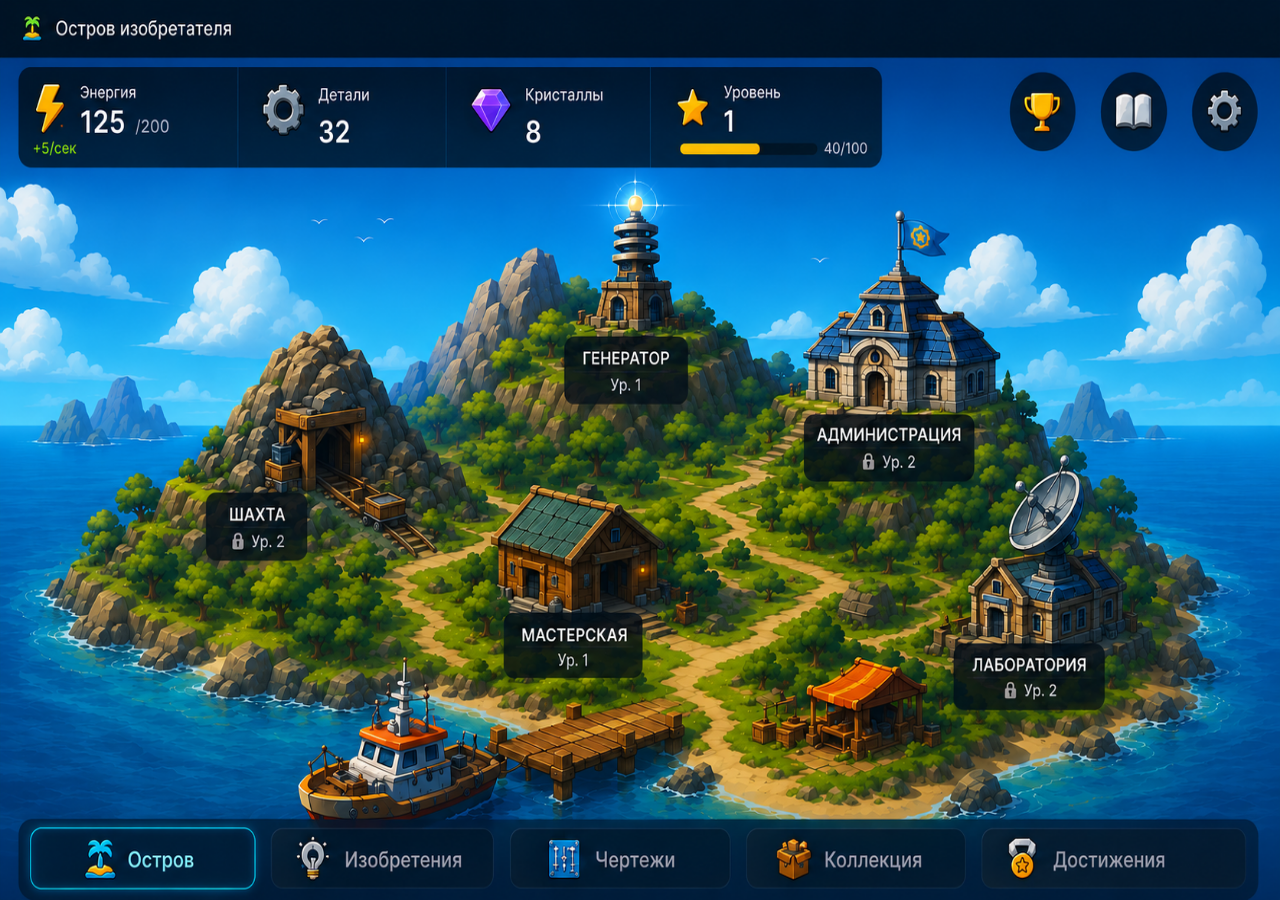
<file: inventor-island/index.html>
<!DOCTYPE html>
<html lang="ru">
<head>
  <meta charset="utf-8">
  <meta
    name="viewport"
    content="width=device-width, initial-scale=1, maximum-scale=1, user-scalable=no, viewport-fit=cover"
  >
  <meta name="theme-color" content="#031426">
  <meta name="mobile-web-app-capable" content="yes">
  <meta name="apple-mobile-web-app-capable" content="yes">
  <meta name="apple-mobile-web-app-status-bar-style" content="black-translucent">

  <title>Остров изобретателя</title>

  <link rel="manifest" href="manifest.webmanifest">
  <link rel="stylesheet" href="css/style.css?v=2">
</head>

<body>
  <main class="game" aria-label="Остров изобретателя">
    <img
      class="game__background"
      src="assets/images/island-background.png"
      alt="Остров изобретателя с панелью ресурсов, зданиями и навигацией"
      draggable="false"
    >

    <!--
      Интерфейс уже нарисован на фоновом изображении. Эти прозрачные кнопки
      добавляют взаимодействие и доступность, не дублируя значки и подписи.
    -->
    <div class="hotspots" role="group" aria-label="Интерактивные области">
      <button class="hotspot hotspot--achievements" type="button" data-action="achievements" aria-label="Достижения"></button>
      <button class="hotspot hotspot--journal" type="button" data-action="journal" aria-label="Журнал"></button>
      <button class="hotspot hotspot--settings" type="button" data-action="settings" aria-label="Настройки"></button>

      <button class="hotspot hotspot--generator" type="button" data-building="generator" aria-label="Генератор, уровень 1"></button>
      <button class="hotspot hotspot--mine" type="button" data-building="mine" aria-label="Открыть шахту"></button>
      <button class="hotspot hotspot--workshop" type="button" data-building="workshop" aria-label="Мастерская, уровень 1"></button>
      <button class="hotspot hotspot--administration" type="button" data-building="administration" aria-label="Открыть администрацию"></button>
      <button class="hotspot hotspot--laboratory" type="button" data-building="laboratory" data-locked="true" aria-label="Лаборатория, откроется на уровне 2"></button>

      <nav class="navigation-hotspots" aria-label="Основная навигация">
        <button class="navigation-hotspot is-active" type="button" data-page="island" aria-label="Остров"></button>
        <button class="navigation-hotspot" type="button" data-page="inventions" aria-label="Изобретения"></button>
        <button class="navigation-hotspot" type="button" data-page="blueprints" aria-label="Чертежи"></button>
        <button class="navigation-hotspot" type="button" data-page="collection" aria-label="Коллекция"></button>
        <button class="navigation-hotspot" type="button" data-page="achievements" aria-label="Достижения"></button>
      </nav>
    </div>

    <div class="notification" id="notification" role="status" aria-live="polite"></div>
  </main>

  <script src="js/app.js?v=2"></script>
</body>
</html>
</file>
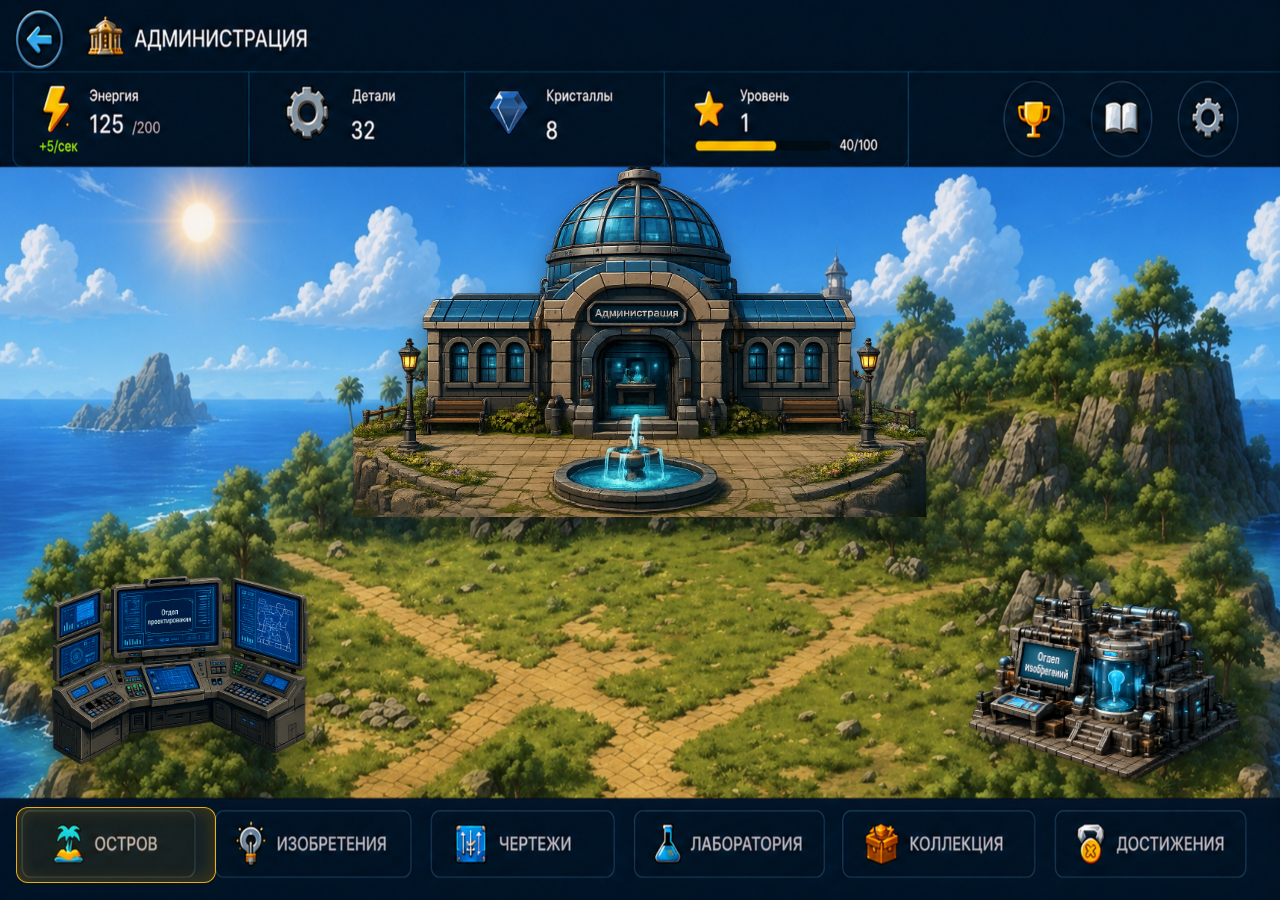
<file: inventor-island/administration.html>
<!DOCTYPE html>
<html lang="ru">
<head>
  <meta charset="utf-8">

  <meta
    name="viewport"
    content="width=device-width, initial-scale=1, maximum-scale=1, user-scalable=no, viewport-fit=cover"
  >

  <meta name="theme-color" content="#031426">
  <meta name="mobile-web-app-capable" content="yes">
  <meta name="apple-mobile-web-app-capable" content="yes">
  <meta
    name="apple-mobile-web-app-status-bar-style"
    content="black-translucent"
  >

  <title>Администрация — Остров изобретателя</title>

  <link rel="stylesheet" href="css/administration.css?v=12">
</head>

<body>
  <main
    class="administration"
    aria-label="Административный центр острова"
  >
    <!-- Фон администрации -->
    <img
      class="scene-image administration__background"
      data-asset
      data-src="assets/images/administration-background.png"
      alt=""
      draggable="false"
    >

    <!-- Центральная администрация -->
    <button
      class="department department--administration"
      type="button"
      data-department="administration"
      aria-label="Открыть центральную администрацию"
    >
      <img
        class="scene-image"
        data-asset
        data-src="assets/images/city-hall.png"
        alt=""
        draggable="false"
      >
    </button>

    <!-- Отдел чертежей -->
    <button
      class="department department--blueprints"
      type="button"
      data-department="blueprints"
      aria-label="Открыть отдел чертежей"
    >
      <img
        class="scene-image"
        data-asset
        data-src="assets/images/control-station.png"
        alt=""
        draggable="false"
      >
    </button>

    <!-- Отдел изобретений -->
    <button
      class="department department--inventions"
      type="button"
      data-department="inventions"
      aria-label="Открыть отдел изобретений"
    >
      <img
        class="scene-image"
        data-asset
        data-src="assets/images/energy-generator.png"
        alt=""
        draggable="false"
      >
    </button>

    <!-- Верхняя панель, нижнее меню и стрелка возврата -->
    <img
      class="scene-image administration__interface"
      data-asset
      data-src="assets/images/game-ui-overlay.png"
      alt=""
      draggable="false"
      aria-hidden="true"
    >

    <!-- Активная область стрелки возврата -->
    <a
      class="interface-hotspot back-hotspot"
      href="index.html"
      aria-label="Вернуться на главный остров"
    ></a>

    <!-- Верхние кнопки справа -->
    <div
      class="utility-hotspots"
      role="group"
      aria-label="Служебное меню"
    >
      <button
        class="interface-hotspot utility-hotspot"
        type="button"
        data-utility="achievements"
        aria-label="Достижения"
      ></button>

      <button
        class="interface-hotspot utility-hotspot"
        type="button"
        data-utility="guide"
        aria-label="Справочник"
      ></button>

      <button
        class="interface-hotspot utility-hotspot"
        type="button"
        data-utility="settings"
        aria-label="Настройки"
      ></button>
    </div>

    <!-- Нижнее меню -->
    <nav
      class="navigation-hotspots"
      aria-label="Переходы по локациям"
    >
      <button
        class="interface-hotspot navigation-hotspot is-active"
        type="button"
        data-page="island"
        aria-label="Остров"
        aria-current="page"
      ></button>

      <button
        class="interface-hotspot navigation-hotspot"
        type="button"
        data-page="inventions"
        aria-label="Изобретения"
      ></button>

      <button
        class="interface-hotspot navigation-hotspot"
        type="button"
        data-page="blueprints"
        aria-label="Чертежи"
      ></button>

      <button
        class="interface-hotspot navigation-hotspot"
        type="button"
        data-page="laboratory"
        aria-label="Лаборатория"
      ></button>

      <button
        class="interface-hotspot navigation-hotspot"
        type="button"
        data-page="collection"
        aria-label="Коллекция"
      ></button>

      <button
        class="interface-hotspot navigation-hotspot"
        type="button"
        data-page="achievements"
        aria-label="Достижения"
      ></button>
    </nav>

    <!-- Карточка выбранного здания -->
    <aside
      class="department-info"
      id="department-info"
      aria-live="polite"
      hidden
    >
      <div>
        <span class="department-info__label">
          Выбранный объект
        </span>

        <h2 id="department-title"></h2>
        <p id="department-description"></p>
      </div>

      <button
        class="department-info__close"
        id="close-info"
        type="button"
        aria-label="Закрыть описание"
      >
        ×
      </button>
    </aside>

    <!-- Всплывающие сообщения -->
    <div
      class="notification"
      id="notification"
      role="status"
      aria-live="polite"
    ></div>

    <div class="rotate-message">
      Поверните устройство горизонтально
    </div>
  </main>

  <script src="js/administration.js?v=5"></script>
</body>
</html>
</file>
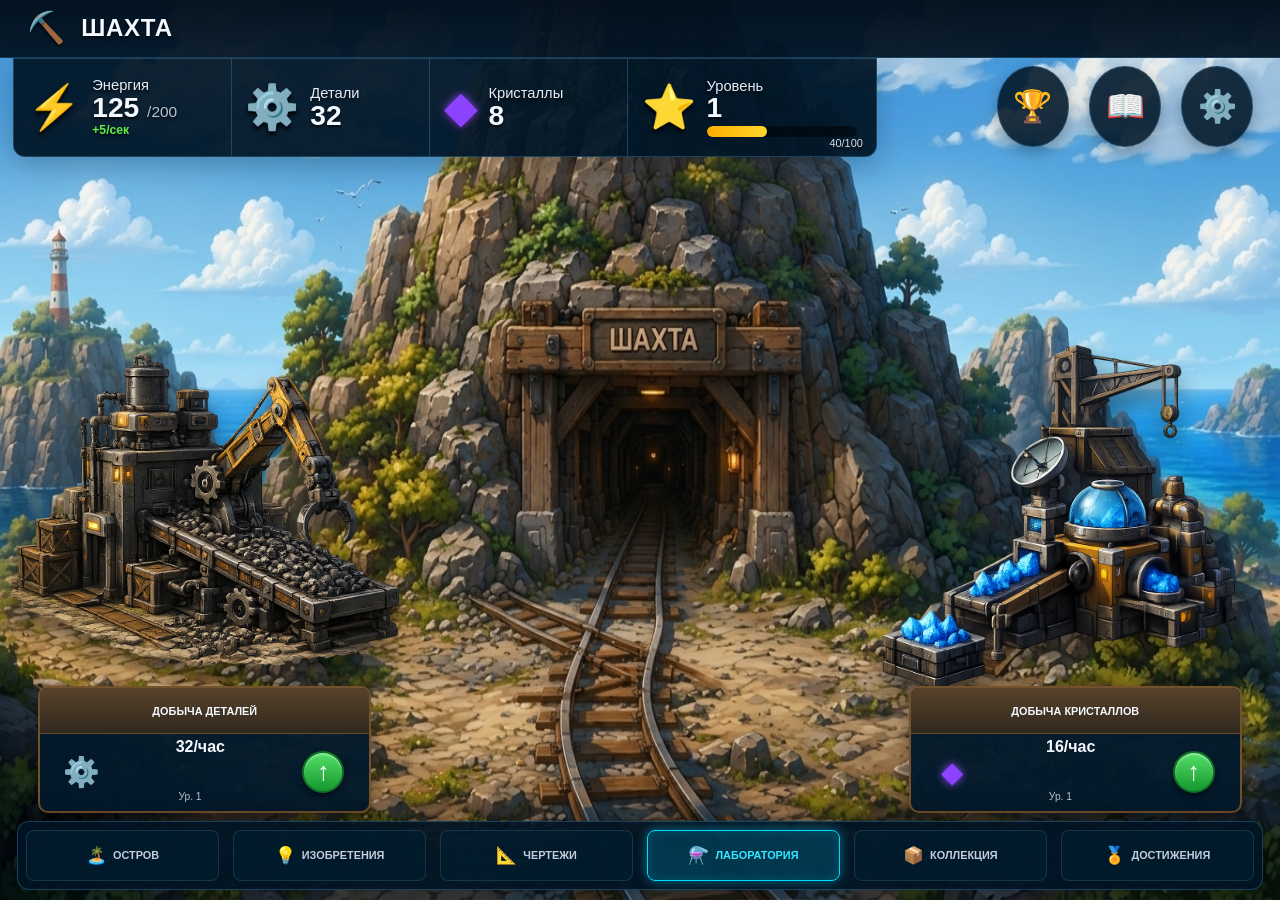
<file: inventor-island/mine.html>
<!DOCTYPE html>
<html lang="ru">
<head>
  <meta charset="utf-8">

  <meta
    name="viewport"
    content="width=device-width, initial-scale=1, maximum-scale=1, user-scalable=no, viewport-fit=cover"
  >

  <meta name="theme-color" content="#031426">
  <meta name="mobile-web-app-capable" content="yes">
  <meta name="apple-mobile-web-app-capable" content="yes">
  <meta
    name="apple-mobile-web-app-status-bar-style"
    content="black-translucent"
  >

  <title>Шахта — Остров изобретателя</title>

  <link
    rel="preload"
    href="assets/images/mine-background.png?v=3"
    as="image"
  >

  <link rel="stylesheet" href="css/mine.css?v=4">
</head>

<body>
  <main
    class="mine"
    aria-label="Шахта острова изобретателя"
  >
    <!-- Основной фон шахты -->
    <img
      class="mine__background"
      src="assets/images/mine-background.png?v=3"
      alt="Вход в шахту на острове"
      draggable="false"
    >

    <!-- Верхняя панель -->
    <header class="game-header">
      <div class="location-title">
        <span aria-hidden="true">⛏️</span>
        <span>ШАХТА</span>
      </div>

      <!-- Ресурсы -->
      <section
        class="resources"
        aria-label="Ресурсы игрока"
      >
        <article class="resource">
          <span
            class="resource__icon"
            aria-hidden="true"
          >
            ⚡
          </span>

          <span class="resource__content">
            <span class="resource__name">
              Энергия
            </span>

            <strong>
              125
              <small>/200</small>
            </strong>

            <span class="resource__bonus">
              +5/сек
            </span>
          </span>
        </article>

        <article class="resource">
          <span
            class="resource__icon"
            aria-hidden="true"
          >
            ⚙️
          </span>

          <span class="resource__content">
            <span class="resource__name">
              Детали
            </span>

            <strong>32</strong>
          </span>
        </article>

        <article class="resource">
          <span
            class="resource__icon resource__icon--crystal"
            aria-hidden="true"
          >
            ◆
          </span>

          <span class="resource__content">
            <span class="resource__name">
              Кристаллы
            </span>

            <strong>8</strong>
          </span>
        </article>

        <article class="resource resource--level">
          <span
            class="resource__icon"
            aria-hidden="true"
          >
            ⭐
          </span>

          <span class="resource__content">
            <span class="resource__name">
              Уровень
            </span>

            <strong>1</strong>

            <span class="level-progress">
              <span class="level-progress__fill"></span>
            </span>

            <small class="level-progress__value">
              40/100
            </small>
          </span>
        </article>
      </section>

      <!-- Верхние кнопки справа -->
      <div
        class="utilities"
        aria-label="Служебное меню"
      >
        <button
          type="button"
          data-utility="achievements"
          aria-label="Достижения"
        >
          🏆
        </button>

        <button
          type="button"
          data-utility="guide"
          aria-label="Справочник"
        >
          📖
        </button>

        <button
          type="button"
          data-utility="settings"
          aria-label="Настройки"
        >
          ⚙️
        </button>
      </div>
    </header>

    <!-- Основная сцена -->
    <section
      class="mine-scene"
      aria-label="Производственные объекты шахты"
    >
      <!-- Невидимая кнопка входа в шахту -->
      <button
        class="mine-entrance"
        type="button"
        data-object="entrance"
        aria-label="Войти в шахту"
      ></button>

      <!-- Добыча деталей -->
      <section
        class="facility facility--details"
        aria-label="Добыча деталей"
      >
        <button
          class="facility__object"
          type="button"
          data-production="details"
          aria-label="Открыть установку добычи деталей"
        >
          <img
            src="assets/images/parts-extractor.png"
            alt="Установка добычи деталей"
            draggable="false"
          >
        </button>

        <div class="production-card">
          <span class="production-card__title">
            ДОБЫЧА ДЕТАЛЕЙ
          </span>

          <span
            class="production-card__icon"
            aria-hidden="true"
          >
            ⚙️
          </span>

          <strong>
            <span data-rate="details">32</span>/час
          </strong>

          <small>
            Ур.
            <span data-level="details">1</span>
          </small>

          <button
            class="upgrade-button"
            type="button"
            data-upgrade="details"
            aria-label="Улучшить добычу деталей"
          >
            ↑
          </button>
        </div>
      </section>

      <!-- Добыча кристаллов -->
      <section
        class="facility facility--crystals"
        aria-label="Добыча кристаллов"
      >
        <button
          class="facility__object"
          type="button"
          data-production="crystals"
          aria-label="Открыть установку добычи кристаллов"
        >
          <img
            src="assets/images/crystal-extractor.png"
            alt="Установка добычи кристаллов"
            draggable="false"
          >
        </button>

        <div class="production-card">
          <span class="production-card__title">
            ДОБЫЧА КРИСТАЛЛОВ
          </span>

          <span
            class="production-card__icon production-card__icon--crystal"
            aria-hidden="true"
          >
            ◆
          </span>

          <strong>
            <span data-rate="crystals">16</span>/час
          </strong>

          <small>
            Ур.
            <span data-level="crystals">1</span>
          </small>

          <button
            class="upgrade-button"
            type="button"
            data-upgrade="crystals"
            aria-label="Улучшить добычу кристаллов"
          >
            ↑
          </button>
        </div>
      </section>
    </section>

    <!-- Нижняя навигация -->
    <nav
      class="bottom-navigation"
      aria-label="Основная навигация"
    >
      <a
        href="index.html"
        aria-label="Вернуться на остров"
      >
        <span aria-hidden="true">🏝️</span>
        <span>ОСТРОВ</span>
      </a>

      <button
        type="button"
        data-page="inventions"
      >
        <span aria-hidden="true">💡</span>
        <span>ИЗОБРЕТЕНИЯ</span>
      </button>

      <button
        type="button"
        data-page="blueprints"
      >
        <span aria-hidden="true">📐</span>
        <span>ЧЕРТЕЖИ</span>
      </button>

      <button
        class="is-active"
        type="button"
        data-page="laboratory"
        aria-current="page"
      >
        <span aria-hidden="true">⚗️</span>
        <span>ЛАБОРАТОРИЯ</span>
      </button>

      <button
        type="button"
        data-page="collection"
      >
        <span aria-hidden="true">📦</span>
        <span>КОЛЛЕКЦИЯ</span>
      </button>

      <button
        type="button"
        data-page="achievements"
      >
        <span aria-hidden="true">🏅</span>
        <span>ДОСТИЖЕНИЯ</span>
      </button>
    </nav>

    <!-- Уведомления -->
    <div
      class="notification"
      id="notification"
      role="status"
      aria-live="polite"
    ></div>

    <!-- Сообщение при вертикальном положении -->
    <div class="rotate-message">
      Поверните устройство горизонтально
    </div>
  </main>

  <script src="js/mine.js?v=3"></script>
</body>
</html>
</file>
<file: inventor-island/css/style.css>
:root {
  color-scheme: dark;
  --background: #031426;
  --focus: #00d9ff;
  --text: #f4f7fb;
}

*,
*::before,
*::after {
  box-sizing: border-box;
}

html,
body {
  width: 100%;
  height: 100%;
  margin: 0;
  padding: 0;
  overflow: hidden;
  background: var(--background);
}

body {
  position: fixed;
  inset: 0;
  min-width: 320px;
  min-height: 100svh;
  min-height: 100dvh;
  overscroll-behavior: none;
  touch-action: manipulation;
  -webkit-tap-highlight-color: transparent;
  -webkit-user-select: none;
  user-select: none;
}

button {
  font: inherit;
}

.game {
  position: fixed;
  inset: 0;
  width: 100vw;
  height: 100vh;
  height: 100svh;
  height: 100dvh;
  overflow: hidden;
  background: var(--background);
  isolation: isolate;
}

.game__background {
  position: absolute;
  z-index: 0;
  inset: 0;
  display: block;
  width: 100%;
  height: 100%;
  object-fit: fill;
  object-position: center;
  pointer-events: none;
  -webkit-user-drag: none;
}

.hotspots {
  position: absolute;
  z-index: 1;
  inset: 0;
}

.hotspot,
.navigation-hotspot {
  position: absolute;
  margin: 0;
  padding: 0;
  border: 0;
  border-radius: 14px;
  background: transparent;
  color: transparent;
  cursor: pointer;
  appearance: none;
  -webkit-appearance: none;
}

.hotspot:focus-visible,
.navigation-hotspot:focus-visible {
  outline: 3px solid var(--focus);
  outline-offset: 2px;
  background: rgb(0 217 255 / 12%);
}

.hotspot:active,
.navigation-hotspot:active {
  background: rgb(0 217 255 / 14%);
}

/* Верхние круглые кнопки. */
.hotspot--achievements {
  top: 7.5%;
  left: 78.7%;
  width: 6.1%;
  height: 10%;
  border-radius: 50%;
}

.hotspot--journal {
  top: 7.5%;
  left: 85.8%;
  width: 6.1%;
  height: 10%;
  border-radius: 50%;
}

.hotspot--settings {
  top: 7.5%;
  left: 92.8%;
  width: 6.1%;
  height: 10%;
  border-radius: 50%;
}

/* Кликабельные области зданий и их подписей. */
.hotspot--generator {
  top: 19%;
  left: 42%;
  width: 15%;
  height: 27%;
}

.hotspot--mine {
  top: 41%;
  left: 14.5%;
  width: 19%;
  height: 22%;
}

.hotspot--workshop {
  top: 52%;
  left: 36.5%;
  width: 17%;
  height: 24%;
}

.hotspot--administration {
  top: 24%;
  left: 61.5%;
  width: 20%;
  height: 30%;
}

.hotspot--laboratory {
  top: 49%;
  left: 72%;
  width: 18%;
  height: 30%;
}

.navigation-hotspots {
  position: absolute;
  right: 1.4%;
  bottom: 1.1%;
  left: 1.4%;
  height: 8.3%;
  display: grid;
  grid-template-columns: repeat(5, minmax(0, 1fr));
  gap: 1.25%;
}

.navigation-hotspot {
  position: relative;
  width: 100%;
  height: 100%;
}

.notification {
  position: absolute;
  z-index: 3;
  top: 19%;
  left: 50%;
  width: max-content;
  max-width: min(88vw, 520px);
  padding: 11px 18px;
  border: 1px solid rgb(0 217 255 / 65%);
  border-radius: 12px;
  background: rgb(2 22 38 / 94%);
  box-shadow: 0 12px 32px rgb(0 0 0 / 38%), 0 0 18px rgb(0 217 255 / 28%);
  color: var(--text);
  font: 600 clamp(0.78rem, 1.4vw, 1rem) / 1.35 Inter, "Segoe UI", Arial, sans-serif;
  text-align: center;
  opacity: 0;
  pointer-events: none;
  transform: translate(-50%, -10px);
  transition: opacity 180ms ease, transform 180ms ease;
}

.notification.is-visible {
  opacity: 1;
  transform: translate(-50%, 0);
}

@media (orientation: portrait) {
  .game__background {
    object-fit: cover;
  }

  .hotspots {
    display: none;
  }

  .game::after {
    position: absolute;
    z-index: 4;
    inset: 0;
    display: grid;
    place-items: center;
    padding: max(24px, env(safe-area-inset-top)) max(24px, env(safe-area-inset-right)) max(24px, env(safe-area-inset-bottom)) max(24px, env(safe-area-inset-left));
    background: rgb(3 20 38 / 84%);
    color: var(--text);
    font: 700 clamp(1rem, 5vw, 1.45rem) / 1.4 Inter, "Segoe UI", Arial, sans-serif;
    text-align: center;
    content: "Поверните устройство горизонтально";
  }
}

@media (prefers-reduced-motion: reduce) {
  .notification {
    transition: none;
  }
}
</file>
<file: inventor-island/css/administration.css>
:root {
  color-scheme: dark;

  --background: #000813;
  --panel: rgb(0 22 40 / 95%);
  --text: #f4faff;
  --muted: #bcd2df;
  --cyan: #45c7ff;
}

*,
*::before,
*::after {
  box-sizing: border-box;
}

html,
body {
  width: 100%;
  height: 100%;
  margin: 0;
  overflow: hidden;

  background: var(--background);
}

body {
  position: fixed;
  inset: 0;

  min-width: 320px;
  min-height: 100vh;
  min-height: 100dvh;

  overflow: hidden;
  overscroll-behavior: none;
  touch-action: manipulation;

  font-family: Inter, "Segoe UI", Arial, sans-serif;

  user-select: none;
  -webkit-user-select: none;

  -webkit-tap-highlight-color: transparent;
}

button,
a {
  font: inherit;
}

/*
  Вся сцена занимает экран устройства.
  Ограничения 16:9 здесь больше нет.
*/
.administration {
  position: fixed;
  inset: 0;

  width: 100vw;
  height: 100vh;
  height: 100dvh;

  overflow: hidden;
  isolation: isolate;

  background: #062239;
}

/*
  Изображения скрыты, пока полностью не загрузятся.
  Благодаря этому браузер не показывает значок «?».
*/
.scene-image {
  opacity: 0;

  transition: opacity 180ms ease;
}

.scene-image.is-loaded {
  opacity: 1;
}

.scene-image.is-error {
  display: none;
}

/*
  Фоновое изображение администрации.
*/
.administration__background {
  position: absolute;
  z-index: 1;
  inset: 0;

  display: block;

  width: 100%;
  height: 100%;

  object-fit: fill;

  pointer-events: none;
  -webkit-user-drag: none;
}

/*
  Общие настройки трёх зданий.
*/
.department {
  position: absolute;
  z-index: 3;

  display: block;

  margin: 0;
  padding: 0;
  border: 0;

  background: transparent;
  cursor: pointer;

  appearance: none;
  -webkit-appearance: none;

  transition:
    transform 180ms ease,
    filter 180ms ease;
}

.department img {
  display: block;

  width: 100%;
  height: auto;

  pointer-events: none;
  -webkit-user-drag: none;

  filter:
    drop-shadow(
      0 1.2vw 1vw rgb(0 8 14 / 45%)
    );
}

.department:hover,
.department:focus-visible,
.department.is-selected {
  filter:
    brightness(1.08)
    drop-shadow(
      0 0 0.6vw rgb(61 200 255 / 90%)
    );
}

.department:focus-visible {
  outline: 3px solid var(--cyan);
  outline-offset: 3px;
}

/*
  Центральное здание администрации.
*/
.department--administration {
  top: 15%;
  left: 50%;

  width: 44.8%;

  transform: translateX(-50%);
}

.department--administration:hover,
.department--administration:focus-visible,
.department--administration.is-selected {
  transform:
    translateX(-50%)
    scale(1.015);
}

/*
  Левая контрольная станция.
*/
.department--blueprints {
  bottom: calc(8.5% + 1.5cm);
  left: calc(-2.5% + 1.5cm);

  width: 23.1%;
}

/*
  Правый генератор.
*/
.department--inventions {
  right: calc(-2.5% + 0.3cm);
  bottom: calc(8.5% + 0.5cm);

  width: 29.35%;
}

.department--blueprints:hover,
.department--blueprints:focus-visible,
.department--blueprints.is-selected,
.department--inventions:hover,
.department--inventions:focus-visible,
.department--inventions.is-selected {
  transform: scale(1.025);
}

/*
  Верхняя и нижняя панели интерфейса.
*/
.administration__interface {
  position: absolute;
  z-index: 10;
  inset: 0;

  display: block;

  width: 100%;
  height: 100%;

  object-fit: fill;

  pointer-events: none;
  -webkit-user-drag: none;
}

/*
  Общие настройки невидимых кнопок,
  расположенных поверх изображения интерфейса.
*/
.interface-hotspot {
  position: absolute;
  z-index: 12;

  border: 1px solid transparent;
  border-radius: 12px;

  background: transparent;
  cursor: pointer;

  transition:
    border-color 150ms ease,
    background 150ms ease,
    box-shadow 150ms ease;

  -webkit-tap-highlight-color: transparent;
}

.interface-hotspot:hover,
.interface-hotspot:focus-visible {
  border-color: rgb(69 199 255 / 90%);

  outline: none;

  background: rgb(30 179 255 / 10%);

  box-shadow:
    inset 0 0 18px
    rgb(30 179 255 / 20%);
}

/*
  Активная область нарисованной стрелки возврата.
*/
.back-hotspot {
  top: 0.8%;
  left: 0.7%;

  width: 5.1%;
  height: 7.4%;

  border-radius: 50%;
}

/*
  Три служебные кнопки справа вверху.
*/
.utility-hotspots {
  position: absolute;
  z-index: 12;

  top: 8.4%;
  right: 1.3%;

  display: grid;

  width: 21.3%;
  height: 9.5%;

  grid-template-columns:
    repeat(3, 1fr);

  gap: 7%;
}

.utility-hotspot {
  position: relative;

  width: 100%;
  height: 100%;

  border-radius: 50%;
}

/*
  Невидимые кнопки нижнего меню.
*/
.navigation-hotspots {
  position: absolute;
  z-index: 12;

  right: 0;
  bottom: 0;
  left: 0;

  display: grid;

  height: 11.3%;

  grid-template-columns:
    repeat(6, 1fr);

  gap: 0.75%;

  padding:
    0.7%
    1.25%
    1.3%;
}

.navigation-hotspot {
  position: relative;

  display: block;

  width: 100%;
  height: 100%;
}

.navigation-hotspot.is-active {
  border-color:
    rgb(255 189 22 / 90%);

  background:
    rgb(255 177 0 / 9%);

  box-shadow:
    inset 0 0 18px
    rgb(255 174 0 / 20%);
}

/*
  Карточка выбранного здания.
*/
.department-info {
  position: absolute;
  z-index: 20;

  bottom: 13%;
  left: 50%;

  display: flex;

  width: min(32%, 440px);
  min-width: 280px;

  padding:
    clamp(10px, 1vw, 16px);

  border:
    1px solid
    rgb(72 188 239 / 70%);

  border-radius: 14px;

  justify-content: space-between;
  gap: 16px;

  color: var(--text);

  background:
    linear-gradient(
      135deg,
      rgb(0 26 46 / 97%),
      rgb(2 14 28 / 95%)
    );

  box-shadow:
    0 15px 35px
      rgb(0 5 12 / 50%),
    inset 0 0 25px
      rgb(0 126 183 / 8%);

  transform: translateX(-50%);
}

.department-info[hidden] {
  display: none;
}

.department-info__label {
  color: #81dcff;

  font-size:
    clamp(9px, 0.7vw, 12px);

  font-weight: 700;

  letter-spacing: 0.12em;
  text-transform: uppercase;
}

.department-info h2 {
  margin: 5px 0 0;

  color: white;

  font-size:
    clamp(16px, 1.3vw, 23px);
}

.department-info p {
  margin: 7px 0 0;

  color: var(--muted);

  font-size:
    clamp(11px, 0.85vw, 15px);

  line-height: 1.4;
}

.department-info__close {
  flex: 0 0 auto;

  padding: 0 5px;
  border: 0;

  color: #8edfff;
  background: transparent;

  cursor: pointer;
  font-size: 26px;
}

/*
  Всплывающие сообщения.
*/
.notification {
  position: absolute;
  z-index: 30;

  top: 21%;
  left: 50%;

  width: max-content;
  max-width: 82%;

  padding: 10px 18px;

  border:
    1px solid
    rgb(93 213 255 / 70%);

  border-radius: 999px;

  color: var(--text);
  background: var(--panel);

  box-shadow:
    0 12px 30px
    rgb(0 6 14 / 45%);

  font-size:
    clamp(11px, 0.85vw, 15px);

  text-align: center;

  opacity: 0;
  pointer-events: none;

  transform:
    translate(-50%, -8px);

  transition:
    opacity 180ms ease,
    transform 180ms ease;
}

.notification.is-visible {
  opacity: 1;

  transform:
    translate(-50%, 0);
}

/*
  Сообщение для вертикального положения телефона.
*/
.rotate-message {
  display: none;
}

@media (orientation: portrait) {
  .rotate-message {
    position: absolute;
    z-index: 100;
    inset: 0;

    display: grid;
    place-items: center;

    padding: 30px;

    color: white;

    background:
      rgb(3 20 38 / 96%);

    font-size:
      clamp(18px, 5vw, 28px);

    font-weight: 800;
    line-height: 1.4;
    text-align: center;
  }
}

/*
  Отключаем анимации, если пользователь
  выбрал уменьшение движения в настройках.
*/
@media (prefers-reduced-motion: reduce) {
  .scene-image,
  .department,
  .interface-hotspot,
  .notification {
    transition: none;
  }
}
</file>
<file: inventor-island/css/mine.css>
:root {
  color-scheme: dark;

  --background: #031426;
  --panel: rgb(2 22 39 / 94%);
  --panel-border: rgb(64 146 196 / 35%);
  --focus: #00e7ff;
  --text: #f4f8ff;
  --muted: #b8c4d3;
}

*,
*::before,
*::after {
  box-sizing: border-box;
}

html,
body {
  width: 100%;
  height: 100%;
  margin: 0;
  overflow: hidden;
  background: var(--background);
}

body {
  position: fixed;
  inset: 0;

  min-width: 320px;
  min-height: 100svh;
  min-height: 100dvh;

  font-family: Inter, "Segoe UI", Arial, sans-serif;

  overscroll-behavior: none;
  touch-action: manipulation;

  -webkit-tap-highlight-color: transparent;
  -webkit-user-select: none;
  user-select: none;
}

button,
a {
  font: inherit;
  -webkit-tap-highlight-color: transparent;
}

button {
  cursor: pointer;
}

/* Основной экран */

.mine {
  position: fixed;
  inset: 0;

  width: 100vw;
  height: 100vh;
  height: 100svh;
  height: 100dvh;

  overflow: hidden;
  background: var(--background);
  isolation: isolate;
}

.mine__background {
  position: absolute;
  z-index: 0;
  inset: 0;

  display: block;

  width: 100%;
  height: 100%;

  object-fit: fill;

  pointer-events: none;
  -webkit-user-drag: none;
}

/* Верхняя панель */

.game-header {
  position: absolute;
  z-index: 5;
  inset: 0 0 auto;

  height: 17.4%;

  color: var(--text);
  text-shadow: 0 2px 3px rgb(0 0 0 / 75%);
}

.location-title {
  display: flex;
  align-items: center;
  gap: 0.65em;

  height: 37%;
  padding: 0 2.1%;

  border-bottom: 1px solid var(--panel-border);

  background:
    linear-gradient(
      180deg,
      rgb(2 15 28 / 98%),
      rgb(2 20 36 / 94%)
    );

  font-size: clamp(0.85rem, 1.9vw, 1.5rem);
  font-weight: 800;
  letter-spacing: 0.03em;
}

.location-title span:first-child {
  font-size: 1.28em;
}

/* Панель ресурсов */

.resources {
  position: absolute;
  top: 37%;
  left: 1%;

  width: 67.5%;
  height: 63%;

  display: grid;
  grid-template-columns: 1.1fr 1fr 1fr 1.25fr;

  overflow: hidden;

  border: 1px solid var(--panel-border);
  border-radius: 0 0 12px 12px;

  background: var(--panel);

  box-shadow: 0 8px 28px rgb(0 0 0 / 22%);
}

.resource {
  min-width: 0;

  display: flex;
  align-items: center;

  gap: clamp(4px, 0.85vw, 14px);
  padding: 0.4em 0.85em;

  border-right: 1px solid var(--panel-border);
}

.resource:last-child {
  border-right: 0;
}

.resource--level {
  position: relative;
}

.resource__icon {
  flex: 0 0 auto;

  font-size: clamp(1.35rem, 3.4vw, 3.4rem);

  filter:
    drop-shadow(0 3px 2px rgb(0 0 0 / 55%));
}

.resource__icon--crystal,
.production-card__icon--crystal {
  color: #8b43ff;
  text-shadow: 0 0 8px #974cff;
}

.resource__content {
  min-width: 0;

  display: grid;
  align-content: center;
  gap: 0.05em;
}

.resource__name {
  color: #e6edf7;

  font-size: clamp(0.52rem, 1.15vw, 1rem);

  white-space: nowrap;
}

.resource strong {
  font-size: clamp(0.85rem, 2.2vw, 2rem);
  line-height: 1;

  white-space: nowrap;
}

.resource strong small {
  color: var(--muted);

  font-size: 0.55em;
  font-weight: 500;
}

.resource__bonus {
  color: #61ef43;

  font-size: clamp(0.45rem, 0.95vw, 0.85rem);
  font-weight: 700;
}

/* Полоса уровня */

.level-progress {
  width: min(12vw, 150px);
  height: clamp(4px, 0.85vw, 11px);

  margin-top: 0.18em;

  overflow: hidden;

  border-radius: 999px;
  background: rgb(0 0 0 / 52%);
}

.level-progress__fill {
  display: block;

  width: 40%;
  height: 100%;

  border-radius: inherit;

  background:
    linear-gradient(
      90deg,
      #ffad00,
      #ffd62e
    );
}

.level-progress__value {
  position: absolute;
  right: 1.2em;
  bottom: 0.65em;

  color: #d6dfeb;

  font-size: clamp(0.42rem, 0.85vw, 0.72rem);
}

/* Верхние кнопки */

.utilities {
  position: absolute;
  top: 42%;
  right: 2.1%;

  width: 20%;
  height: 52%;

  display: grid;
  grid-template-columns: repeat(3, minmax(0, 1fr));
  gap: 8%;
}

.utilities button {
  display: grid;
  place-items: center;

  min-width: 0;
  padding: 0;

  border: 1px solid var(--panel-border);
  border-radius: 50%;

  background: rgb(2 22 39 / 88%);
  color: var(--text);

  box-shadow: 0 5px 15px rgb(0 0 0 / 28%);

  font-size: clamp(0.9rem, 2.45vw, 2.3rem);
}

/* Сцена шахты */

.mine-scene {
  position: absolute;
  z-index: 2;

  inset: 17.4% 0 9.7%;
}

/* Область входа в шахту */

.mine-entrance {
  position: absolute;
  z-index: 1;

  top: 17%;
  left: 40.5%;

  width: 20%;
  height: 47%;

  padding: 0;

  border: 0;
  border-radius: 18px;

  background: transparent;
}

/* Производственные установки */

.facility {
  position: absolute;
  z-index: 2;
  bottom: 0;

  width: 31%;
  height: 77%;

  pointer-events: none;
}

.facility--details {
  left: 0.5%;
}

.facility--crystals {
  right: 0.5%;
}

.facility--crystals .facility__object {
  transform: scale(1.1);
  transform-origin: center bottom;
}

.facility__object {
  position: absolute;
  inset: 0 0 12%;

  width: 100%;
  height: 88%;

  padding: 0;
  border: 0;

  background: transparent;

  pointer-events: auto;
}

.facility__object img {
  display: block;

  width: 100%;
  height: 100%;

  object-fit: contain;

  filter:
    drop-shadow(0 13px 10px rgb(0 0 0 / 42%));

  pointer-events: none;
  -webkit-user-drag: none;
}

/* Карточки добычи */

.production-card {
  position: absolute;

  right: 8%;
  bottom: 0;
  left: 8%;

  height: 25%;

  display: grid;

  grid-template-columns:
    0.65fr
    1.2fr
    0.72fr;

  grid-template-rows:
    37%
    63%;

  align-items: center;

  overflow: hidden;

  border: 2px solid #72512d;
  border-radius: 10px;

  background: rgb(3 26 43 / 96%);

  box-shadow:
    0 8px 18px rgb(0 0 0 / 45%);

  color: var(--text);

  pointer-events: auto;
}

.production-card__title {
  grid-column: 1 / -1;

  align-self: stretch;

  display: grid;
  place-items: center;

  padding: 0 0.4em;

  border-bottom:
    1px solid rgb(113 83 48 / 65%);

  background:
    linear-gradient(
      180deg,
      #594329,
      #2f281f
    );

  font-size: clamp(0.42rem, 0.85vw, 0.74rem);
  font-weight: 800;

  white-space: nowrap;
}

.production-card__icon {
  grid-row: 2;

  display: grid;
  place-items: center;

  font-size: clamp(0.85rem, 2.3vw, 2rem);
}

.production-card strong {
  grid-row: 2;

  align-self: start;

  padding-top: 0.28em;

  font-size: clamp(0.55rem, 1.25vw, 1.1rem);

  text-align: center;
  white-space: nowrap;
}

.production-card small {
  position: absolute;

  left: 42%;
  bottom: 7%;

  color: var(--muted);

  font-size: clamp(0.42rem, 0.8vw, 0.7rem);
}

/* Кнопка улучшения */

.upgrade-button {
  grid-row: 2;

  width: clamp(24px, 3.3vw, 46px);
  aspect-ratio: 1;

  place-self: center;

  padding: 0;

  border: 2px solid #106e25;
  border-radius: 50%;

  background:
    linear-gradient(
      180deg,
      #55df69,
      #15972e
    );

  box-shadow:
    inset 0 2px 2px rgb(255 255 255 / 35%),
    0 3px 6px rgb(0 0 0 / 50%);

  color: white;

  font-size: clamp(0.85rem, 2vw, 1.8rem);
  font-weight: 900;
  line-height: 1;
}

.upgrade-button:disabled {
  cursor: default;
  opacity: 0.72;

  background:
    linear-gradient(
      180deg,
      #8b9a8e,
      #526557
    );
}

/* Нижнее меню */

.bottom-navigation {
  position: absolute;
  z-index: 6;

  right: 1.3%;
  bottom: 1.1%;
  left: 1.3%;

  height: 7.7%;

  display: grid;

  grid-template-columns:
    repeat(6, minmax(0, 1fr));

  gap: 1.1%;

  padding: 0.65%;

  border: 1px solid var(--panel-border);
  border-radius: 12px;

  background: rgb(2 20 36 / 93%);

  box-shadow:
    0 -6px 22px rgb(0 0 0 / 28%);
}

.bottom-navigation a,
.bottom-navigation button {
  min-width: 0;

  display: flex;
  align-items: center;
  justify-content: center;

  gap: 0.55em;
  padding: 0 0.45em;

  overflow: hidden;

  border:
    1px solid rgb(75 127 157 / 27%);

  border-radius: 8px;

  background: rgb(2 30 48 / 68%);

  color: #c4cedb;

  font-size: clamp(0.35rem, 0.85vw, 0.76rem);
  font-weight: 700;

  text-decoration: none;
  white-space: nowrap;
}

.bottom-navigation a span:first-child,
.bottom-navigation button span:first-child {
  font-size: 1.55em;
}

.bottom-navigation .is-active {
  border-color: #00dbff;

  background: rgb(0 93 123 / 48%);

  box-shadow:
    0 0 12px rgb(0 217 255 / 45%),
    inset 0 0 12px rgb(0 217 255 / 16%);

  color: #34e8ff;
}

/* Уведомления */

.notification {
  position: absolute;
  z-index: 10;

  top: 20%;
  left: 50%;

  width: max-content;
  max-width: min(88vw, 560px);

  padding: 10px 17px;

  border:
    1px solid rgb(0 217 255 / 65%);

  border-radius: 12px;

  background: rgb(2 22 38 / 96%);

  box-shadow:
    0 12px 32px rgb(0 0 0 / 38%),
    0 0 18px rgb(0 217 255 / 28%);

  color: var(--text);

  font-size: clamp(0.72rem, 1.35vw, 1rem);
  font-weight: 650;
  line-height: 1.35;

  text-align: center;

  opacity: 0;
  pointer-events: none;

  transform: translate(-50%, -10px);

  transition:
    opacity 180ms ease,
    transform 180ms ease;
}

.notification.is-visible {
  opacity: 1;
  transform: translate(-50%, 0);
}

/* Нажатия и фокус */

button:focus-visible,
a:focus-visible {
  outline: 3px solid var(--focus);
  outline-offset: 2px;
}

button:active,
a:active {
  filter: brightness(1.18);
}

.rotate-message {
  display: none;
}

/* Вертикальное положение телефона */

@media (orientation: portrait) {
  .mine__background {
    object-fit: cover;
  }

  .game-header,
  .mine-scene,
  .bottom-navigation,
  .notification {
    display: none;
  }

  .rotate-message {
    position: absolute;
    z-index: 20;
    inset: 0;

    display: grid;
    place-items: center;

    padding:
      max(24px, env(safe-area-inset-top))
      max(24px, env(safe-area-inset-right))
      max(24px, env(safe-area-inset-bottom))
      max(24px, env(safe-area-inset-left));

    background: rgb(3 20 38 / 84%);
    color: var(--text);

    font-size: clamp(1rem, 5vw, 1.45rem);
    font-weight: 700;
    line-height: 1.4;

    text-align: center;
  }
}

@media (prefers-reduced-motion: reduce) {
  .notification {
    transition: none;
  }
}
</file>
